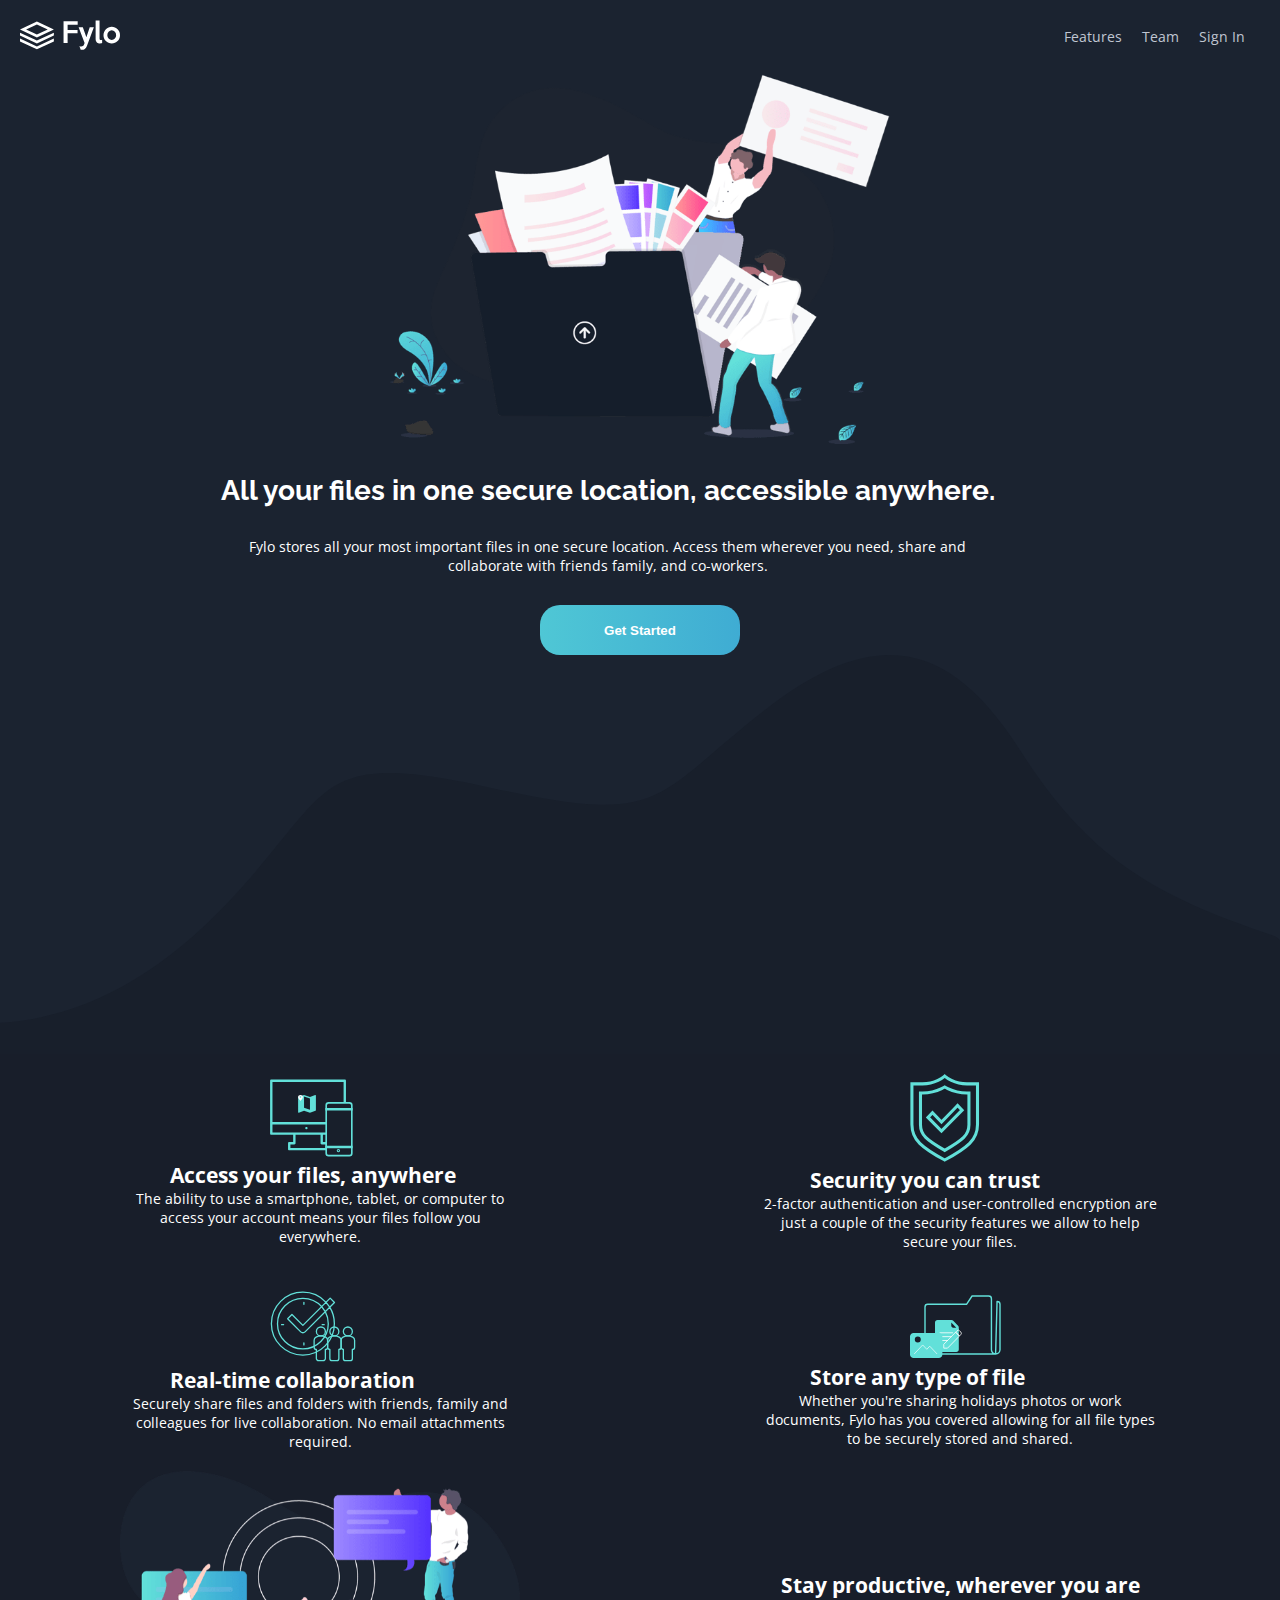
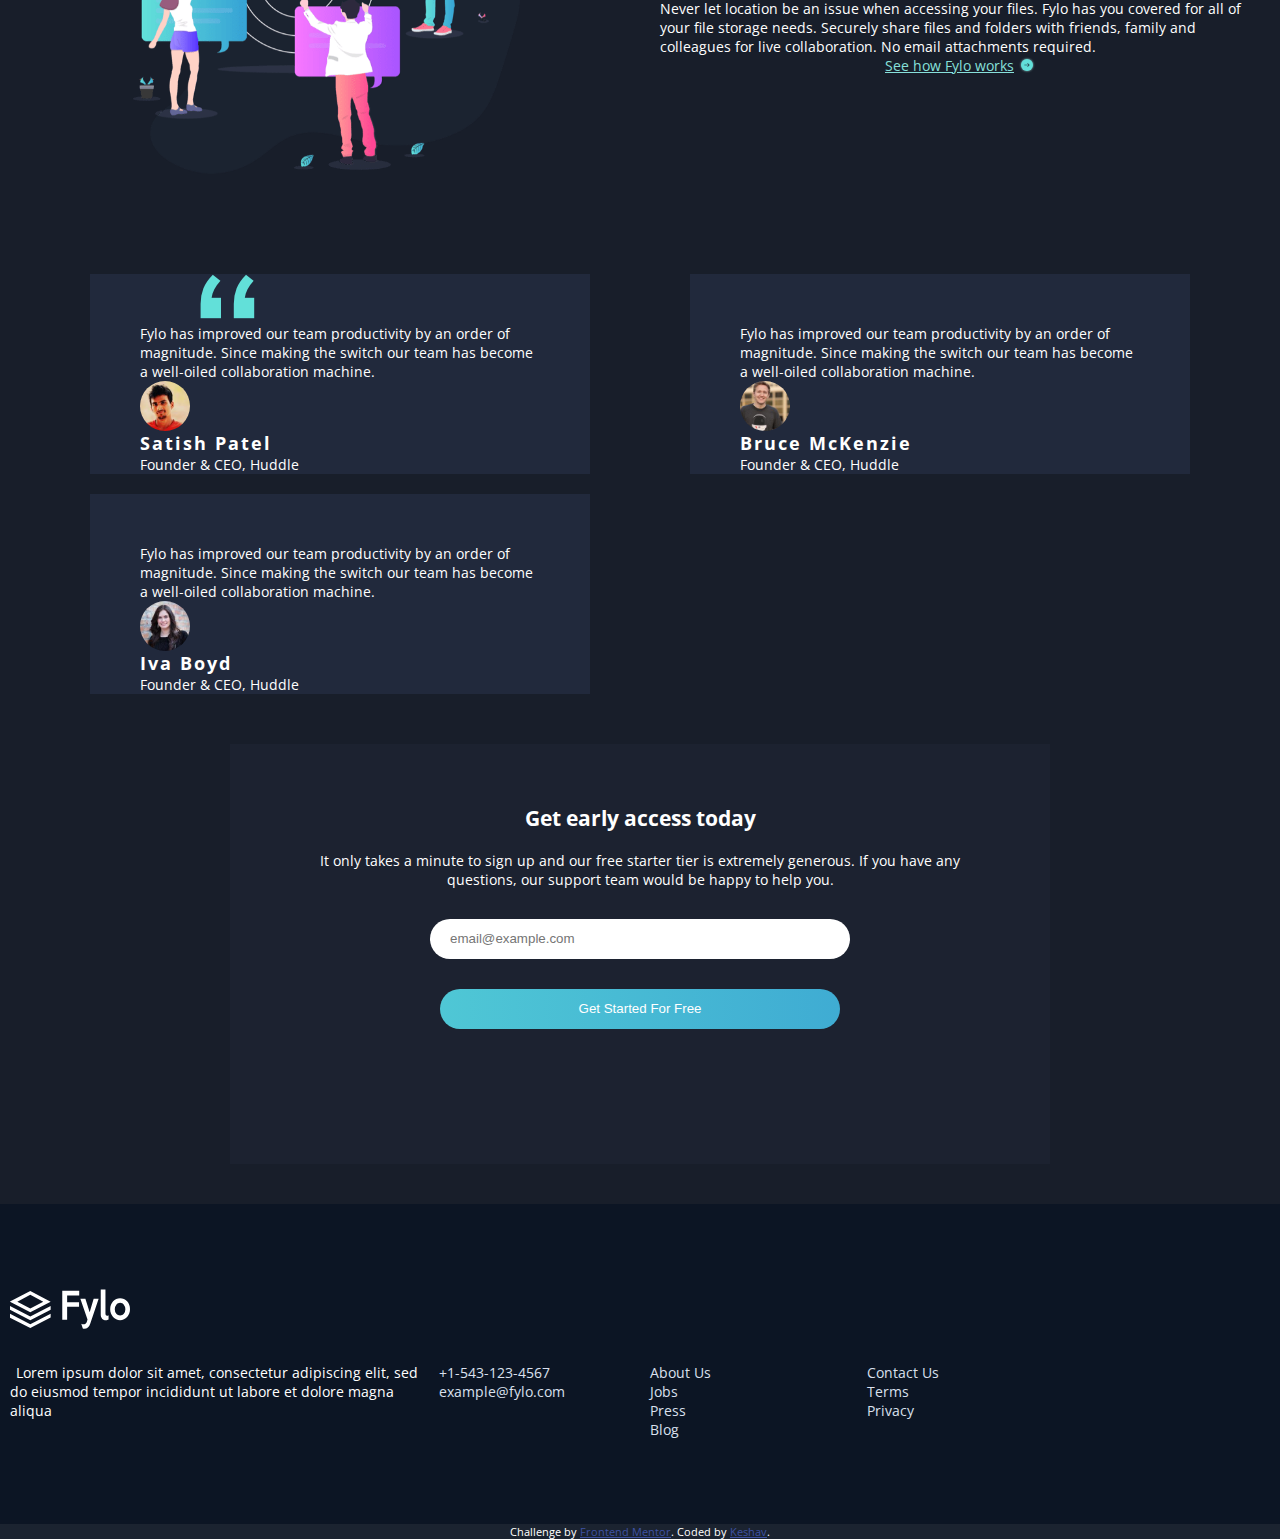
<file: index.html>
<!DOCTYPE html>
<html lang="en">
<head>
  <meta charset="UTF-8">
  <meta name="viewport" content="width=device-width, initial-scale=1.0"> <!-- displays site properly based on user's device -->

  <link rel="icon" type="image/png" sizes="32x32" href="./images/favicon-32x32.png">
  <link rel="stylesheet" type="text/css" href="style.css">
  <link rel="preconnect" href="https://fonts.googleapis.com">
  <link rel="preconnect" href="https://fonts.gstatic.com" crossorigin>
  <link href="https://fonts.googleapis.com/css2?family=Raleway:wght@400;700&display=swap" rel="stylesheet">
  <link rel="preconnect" href="https://fonts.googleapis.com">
  <link rel="preconnect" href="https://fonts.gstatic.com" crossorigin>
  <link href="https://fonts.googleapis.com/css2?family=Open+Sans:wght@400;700&display=swap" rel="stylesheet">
  <link rel="stylesheet" href="https://cdnjs.cloudflare.com/ajax/libs/font-awesome/5.15.3/css/all.min.css" integrity="sha512-iBBXm8fW90+nuLcSKlbmrPcLa0OT92xO1BIsZ+ywDWZCvqsWgccV3gFoRBv0z+8dLJgyAHIhR35VZc2oM/gI1w==" crossorigin="anonymous" referrerpolicy="no-referrer" />
  
  <title>Frontend Mentor | Fylo landing page with dark theme and features grid</title>

  <!-- Feel free to remove these styles or customise in your own stylesheet 👍 -->
  <style>
    .attribution { font-size: 11px; text-align: center; }
    .attribution a { color: hsl(228, 45%, 44%); }
  </style>
</head>
<body>
  <div class="header">
    <div class="logo">
      <img src="images/logo.svg" alt="Logo">
    </div>
    <div class="nav-bar">
      <p>Features</p>
      <p>Team</p>
      <p>Sign In</p>
    </div>
  </div>

  <!-- <img src="images/illustration-intro.png" alt="illustration-intro" class="illustration-intro"> -->

  <div class="bg-img">
    <div class="illustration-intro">
      <img src="images/illustration-intro.png" alt="illustration-intro">
    </div>
    <img src="images/bg-curvy-desktop.svg" alt="bg">
    <h1 class="main-heading">All your files in one secure location, accessible anywhere.</h1>
    <div class="button-and-subheading-div">
      <div class="subheading">
        <p>
          Fylo stores all your most important files in one secure location. Access them wherever
          you need, share and collaborate with friends family, and co-workers.
        </p>
      </div>
    
    <div class="button">
      <button>Get Started</button>
    </div>
  </div>

  </div>
<div class="bg-color-div">

    <div class="grid">
      <div class="access-anywhere">
        <img src="images/icon-access-anywhere.svg" alt="" id="access-anywhere">
        <h2>Access your files, anywhere</h2>
        <p>
          The ability to use a smartphone, tablet, or computer to access your account means your
          files follow you everywhere.
        </p>
      </div>
      <div class="security">
        <img src="images/icon-security.svg" alt="" id="security">
        <h2>Security you can trust</h2>
        <p>
          2-factor authentication and user-controlled encryption are just a couple of the security
          features we allow to help secure your files.
        </p>
      </div>
      <div class="collaboration">
        <img src="images/icon-collaboration.svg" alt="" id="collaboration">
        <h2>Real-time collaboration</h2>
        <p>
          Securely share files and folders with friends, family and colleagues for live collaboration.
          No email attachments required.
        </p>
      </div>
      <div class="store">
        <img src="images/icon-any-file.svg" alt="" id="store">
        <h2>Store any type of file</h2>
        <p>
          Whether you're sharing holidays photos or work documents, Fylo has you covered allowing for all
          file types to be securely stored and shared.
        </p>
      </div>
    </div>
      <div class="productive-div">
        <div id="productive-div">
          <img src="images/illustration-stay-productive.png" alt="" id="productive-img">
        </div>
        <div id="productive-div-text">
          <h2>Stay productive, wherever you are</h2>
          Never let location be an issue when accessing your files. Fylo has you covered for all of your file
          storage needs.
          Securely share files and folders with friends, family and colleagues for live collaboration. No email
          attachments required.
          <div class="fylo-button-div">
            <span class="fylo-button">See how Fylo works</span>
            <img src="images/icon-arrow.svg" alt="" id="fylo-button">
          </div>
        </div>
      </div>
      <div class="testimonials">
        <img src="images/bg-quotes.png" alt="" class="quotes">
        <div class="testimonial-1">
          Fylo has improved our team productivity by an order of magnitude. Since making the switch our team has
          become a well-oiled collaboration machine.
          <img src="images/profile-1.jpg" alt="" id="profile-1">
          <span class="name">Satish Patel</span>
          <br>
          Founder & CEO, Huddle
        </div>
        <div class="testimonial-2">
          Fylo has improved our team productivity by an order of magnitude. Since making the switch our team has
          become a well-oiled collaboration machine.
          <img src="images/profile-2.jpg" alt="" id="profile-2">
          <span class="name">Bruce McKenzie</span>
          <br>
          Founder & CEO, Huddle
        </div>
        <div class="testimonial-3">
          Fylo has improved our team productivity by an order of magnitude. Since making the switch our team has
          become a well-oiled collaboration machine.
          <img src="images/profile-3.jpg" alt="" id="profile-3">
          <span class="name">Iva Boyd</span>
          <br>
          Founder & CEO, Huddle
        </div>
      </div>
      <div class="cta-bg-div">
        <div class="cta-div">
          <div class="cta">
            <h2>Get early access today</h2>
            <br>
            It only takes a minute to sign up and our free starter tier is extremely generous. If you have any
            questions, our support team would be happy to help you.
            <br>
            <input type="text" placeholder="email@example.com">
            <button>Get Started For Free</button>
          </div>
        </div>
      </div>
      <div class="footer">
        <div class="logo">
          <img src="images/logo.svg" alt="Logo">
        </div>
        <span id="location">
          <i class="fas fa-map-marker-alt"></i>
          Lorem ipsum dolor sit amet, consectetur adipiscing elit, sed do eiusmod tempor incididunt ut labore et
          dolore magna aliqua
        </span>
        <ol id="phone-and-email">
          <li>
            <span id="phone">
              <i class="fas fa-phone-volume"></i>
              +1-543-123-4567
            </span>
          </li>
          <li>
            <span id="email">
              <i class="fas fa-envelope"></i>
              example@fylo.com
            </span>
          </li>
        </ol>
        <span id="about-us-blog">
          <ol>
            <li>About Us</li>
            <li>Jobs</li>
            <li>Press</li>
            <li>Blog</li>
          </ol>
        </span>
        <span id="contact-us-privacy">
          <ol>
            <li>Contact Us</li>
            <li>Terms</li>
            <li>Privacy</li>
          </ol>
        </span>
        <span id="social-icons">
          <i class="fab fa-facebook"></i>
          <i class="fab fa-twitter"></i>
          <i class="fab fa-instagram"></i>
        </span>
      </div>
    </div>
  </div>

  <footer>
    <p class="attribution">
      Challenge by <a href="https://www.frontendmentor.io?ref=challenge" target="_blank">Frontend Mentor</a>. 
      Coded by <a href="#">Keshav</a>.
    </p>
  </footer>
</body>
</html>
</file>
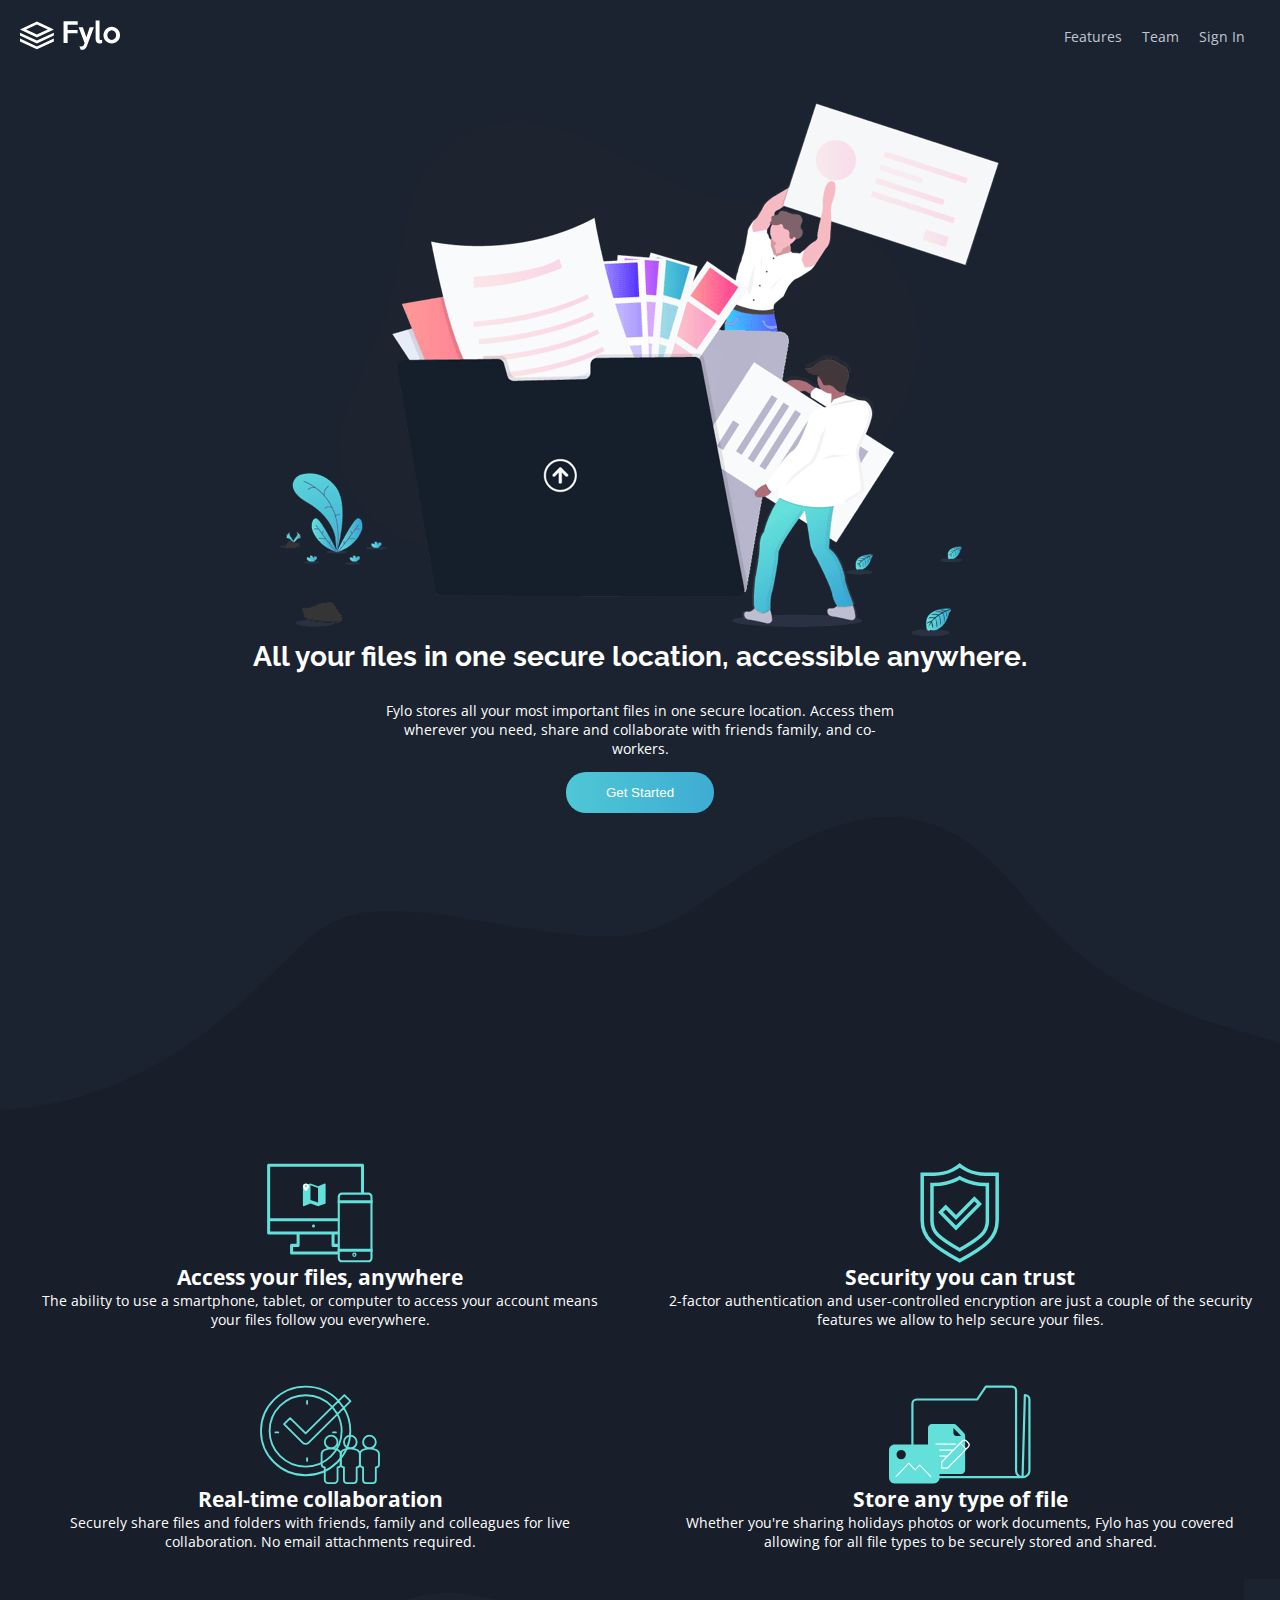
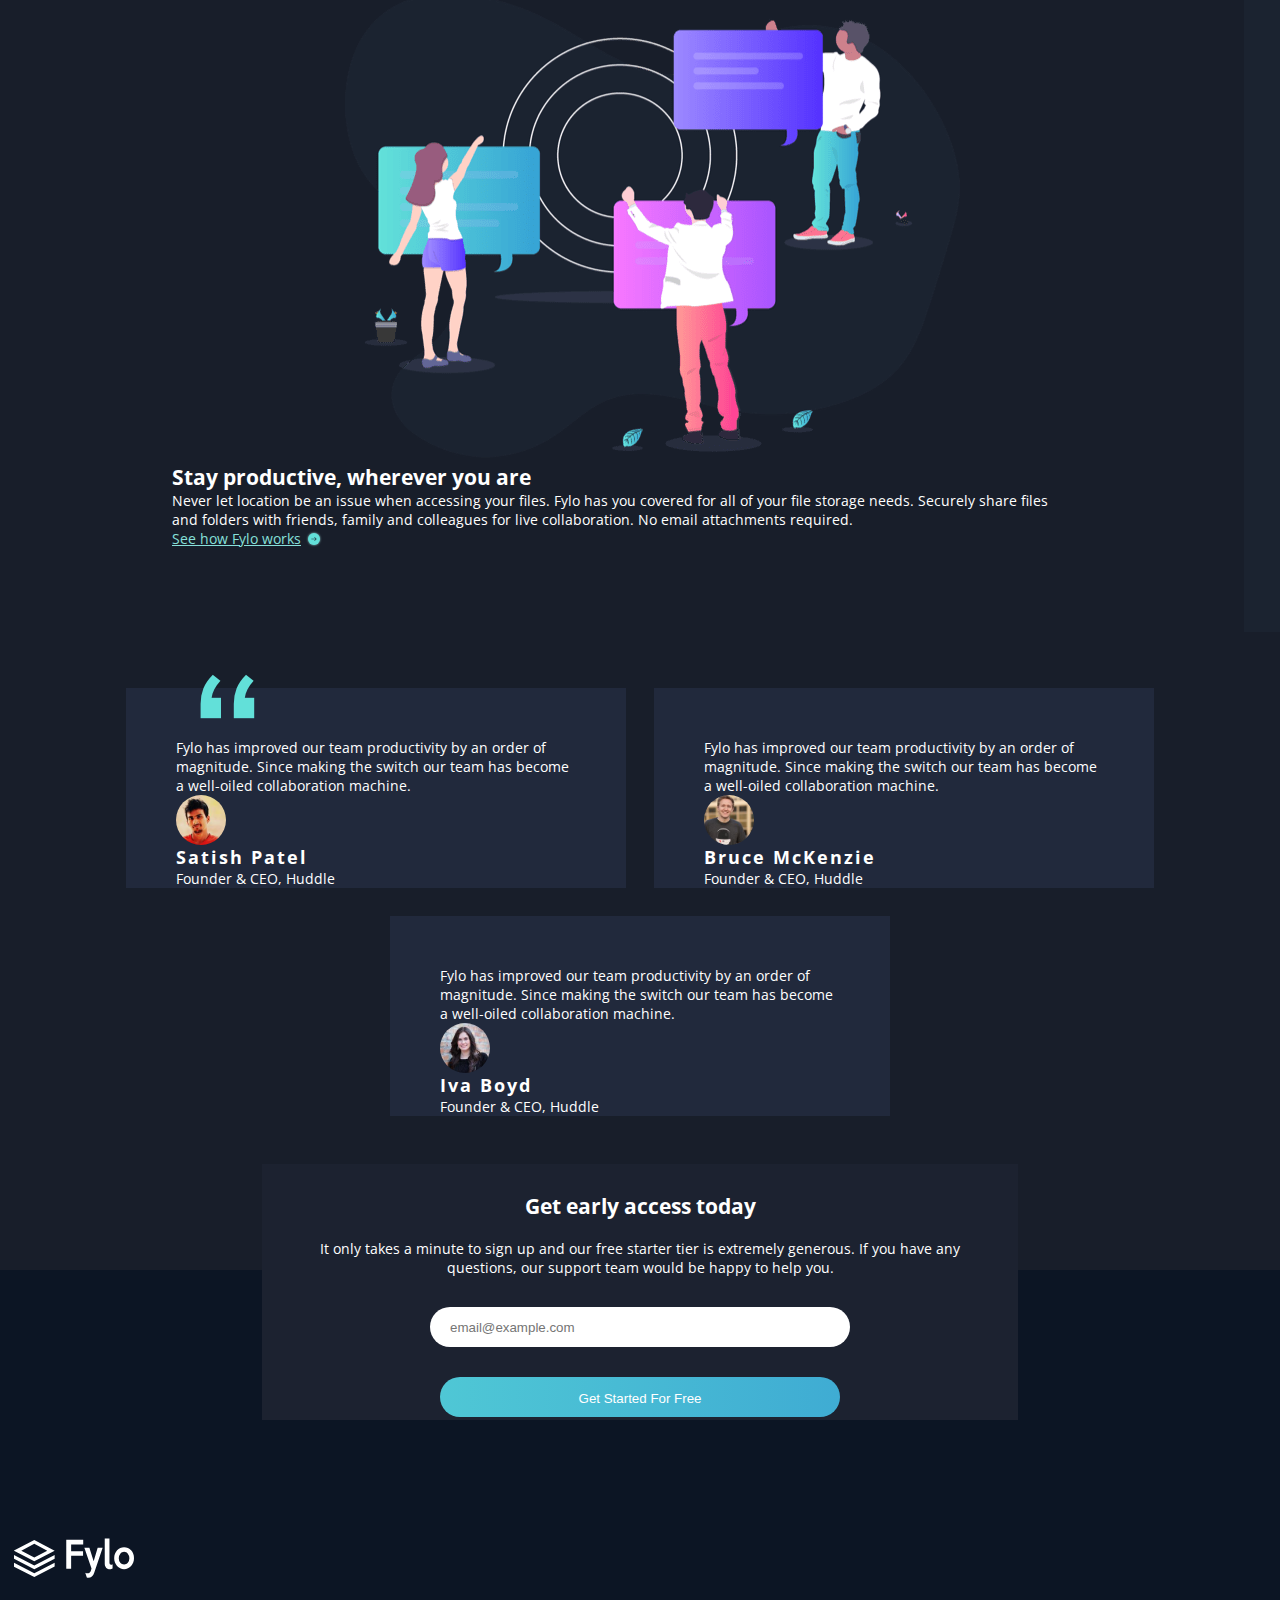
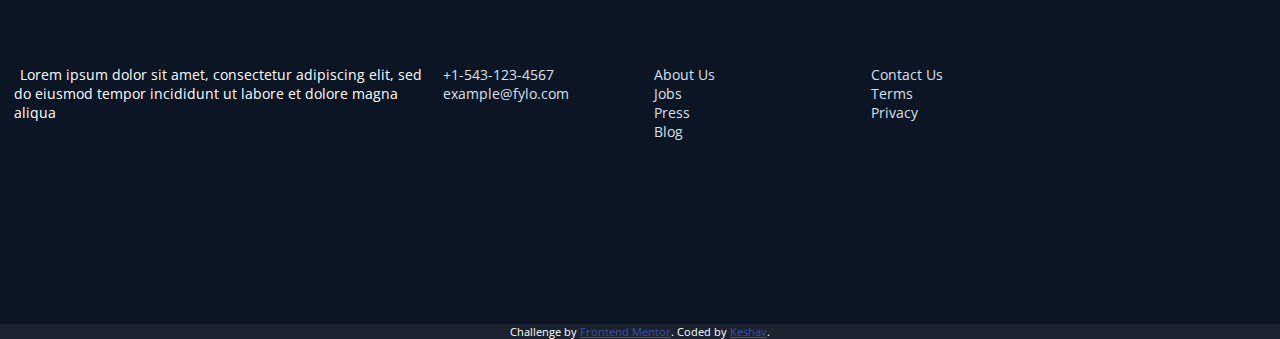
<file: Solution/index.html>
<!DOCTYPE html>
<html lang="en">
<head>
  <meta charset="UTF-8">
  <meta name="viewport" content="width=device-width, initial-scale=1.0"> <!-- displays site properly based on user's device -->

  <link rel="icon" type="image/png" sizes="32x32" href="./images/favicon-32x32.png">
  <link rel="stylesheet" type="text/css" href="style.css">
  <link rel="preconnect" href="https://fonts.googleapis.com">
  <link rel="preconnect" href="https://fonts.gstatic.com" crossorigin>
  <link href="https://fonts.googleapis.com/css2?family=Raleway:wght@400;700&display=swap" rel="stylesheet">
  <link rel="preconnect" href="https://fonts.googleapis.com">
  <link rel="preconnect" href="https://fonts.gstatic.com" crossorigin>
  <link href="https://fonts.googleapis.com/css2?family=Open+Sans:wght@400;700&display=swap" rel="stylesheet">
  <link rel="stylesheet" href="https://cdnjs.cloudflare.com/ajax/libs/font-awesome/5.15.3/css/all.min.css" integrity="sha512-iBBXm8fW90+nuLcSKlbmrPcLa0OT92xO1BIsZ+ywDWZCvqsWgccV3gFoRBv0z+8dLJgyAHIhR35VZc2oM/gI1w==" crossorigin="anonymous" referrerpolicy="no-referrer" />
  
  <title>Frontend Mentor | Fylo landing page with dark theme and features grid</title>

  <!-- Feel free to remove these styles or customise in your own stylesheet 👍 -->
  <style>
    .attribution { font-size: 11px; text-align: center; }
    .attribution a { color: hsl(228, 45%, 44%); }
  </style>
</head>
<body>
  <div class="header">
    <div class="logo">
      <img src="../images/logo.svg" alt="Logo">
    </div>
    <div class="nav-bar">
      <p>Features</p>
      <p>Team</p>
      <p>Sign In</p>
    </div>
  </div>

  <!-- <img src="images/illustration-intro.png" alt="illustration-intro" class="illustration-intro"> -->

  <div class="bg-img">
    <div class="illustration-intro">
      <img src="../images/illustration-intro.png" alt="illustration-intro">
    </div>
    <h1 class="main-heading">All your files in one secure location, accessible anywhere.</h1>
    <div class="button-and-subheading-div">
      <div class="subheading">
        <p>
          Fylo stores all your most important files in one secure location. Access them wherever
          you need, share and collaborate with friends family, and co-workers.
        </p>
      </div>
    
    <div class="button">
      <button>Get Started</button>
    </div>
  </div>

  </div>
<div class="bg-color-div">

    <div class="grid">
      <div class="access-anywhere">
        <img src="../images/icon-access-anywhere.svg" alt="" id="access-anywhere">
        <h2>Access your files, anywhere</h2>
        <p>
          The ability to use a smartphone, tablet, or computer to access your account means your
          files follow you everywhere.
        </p>
      </div>
      <div class="security">
        <img src="../images/icon-security.svg" alt="" id="security">
        <h2>Security you can trust</h2>
        <p>
          2-factor authentication and user-controlled encryption are just a couple of the security
          features we allow to help secure your files.
        </p>
      </div>
      <div class="collaboration">
        <img src="../images/icon-collaboration.svg" alt="" id="collaboration">
        <h2>Real-time collaboration</h2>
        <p>
          Securely share files and folders with friends, family and colleagues for live collaboration.
          No email attachments required.
        </p>
      </div>
      <div class="store">
        <img src="../images/icon-any-file.svg" alt="" id="store">
        <h2>Store any type of file</h2>
        <p>
          Whether you're sharing holidays photos or work documents, Fylo has you covered allowing for all
          file types to be securely stored and shared.
        </p>
      </div>
    </div>
      
    <!-- Productice div Start -->

      <div class="productive-div">
        <div id="productive-div">
          <img src="../images/illustration-stay-productive.png" alt="" id="productive-img">
        </div>
        <div id="productive-div-text">
          <h2>Stay productive, wherever you are</h2>
          Never let location be an issue when accessing your files. Fylo has you covered for all of your file
          storage needs.
          Securely share files and folders with friends, family and colleagues for live collaboration. No email
          attachments required.
          <div class="fylo-button-div">
            <span class="fylo-button">See how Fylo works</span>
            <img src="../images/icon-arrow.svg" alt="" id="fylo-button">
          </div>
        </div>
      </div>
      
      <!-- Productice div End -->

      <!-- Testimonials Start -->
      
      <div class="testimonials">
        <div class="testimonials-2">
          <img src="../images/bg-quotes.png" alt="" class="quotes">
          <div class="testimonial-1">
            Fylo has improved our team productivity by an order of magnitude. Since making the switch our team has
            become a well-oiled collaboration machine.
            <img src="../images/profile-1.jpg" alt="" id="profile-1">
            <span class="name">Satish Patel</span>
            <br>
            Founder & CEO, Huddle
          </div>
          <div class="testimonial-2">
            Fylo has improved our team productivity by an order of magnitude. Since making the switch our team has
            become a well-oiled collaboration machine.
            <img src="../images/profile-2.jpg" alt="" id="profile-2">
            <span class="name">Bruce McKenzie</span>
            <br>
            Founder & CEO, Huddle
          </div>
          <div class="testimonial-3">
            Fylo has improved our team productivity by an order of magnitude. Since making the switch our team has
            become a well-oiled collaboration machine.
            <img src="../images/profile-3.jpg" alt="" id="profile-3">
            <span class="name">Iva Boyd</span>
            <br>
            Founder & CEO, Huddle
          </div>
        </div>
      </div>
      
      <!-- Testimonials End -->
      
      <!-- CTA Start -->

      <div class="cta-bg-div">
        <div class="cta">
          <h2>Get early access today</h2>
          <br>
          It only takes a minute to sign up and our free starter tier is extremely generous. If you have any
          questions, our support team would be happy to help you.
          <br>
          <input type="email" placeholder="email@example.com">
          <button>Get Started For Free</button>
        </div>
      </div>

    <!-- CTA End -->
      
      <!-- Footer Start -->

      <div class="footer">
        <div class="logo">
          <img src="../images/logo.svg" alt="Logo">
        </div>
        <span id="location">
          <i class="fas fa-map-marker-alt"></i>
          Lorem ipsum dolor sit amet, consectetur adipiscing elit, sed do eiusmod tempor incididunt ut labore et
          dolore magna aliqua
        </span>
        <ol id="phone-and-email">
          <li>
            <span id="phone">
              <i class="fas fa-phone-volume"></i>
              +1-543-123-4567
            </span>
          </li>
          <li>
            <span id="email">
              <i class="fas fa-envelope"></i>
              example@fylo.com
            </span>
          </li>
        </ol>
        <span id="about-us-blog">
          <ol>
            <li>About Us</li>
            <li>Jobs</li>
            <li>Press</li>
            <li>Blog</li>
          </ol>
        </span>
        <span id="contact-us-privacy">
          <ol>
            <li>Contact Us</li>
            <li>Terms</li>
            <li>Privacy</li>
          </ol>
        </span>
        <span id="social-icons">
          <i class="fab fa-facebook"></i>
          <i class="fab fa-twitter"></i>
          <i class="fab fa-instagram"></i>
        </span>
      </div>
    </div>
  </div>

  <!-- Footer End -->

  <footer>
    <p class="attribution">
      Challenge by <a href="https://www.frontendmentor.io?ref=challenge" target="_blank">Frontend Mentor</a>. 
      Coded by <a href="#">Keshav</a>.
    </p>
  </footer>
</body>
</html>
</file>
<file: style.css>
* {
    margin: 0;
    padding: 0;
}

h1 {
    font-family: 'Raleway', sans-serif;
}

body {
    font-family: 'Open Sans', sans-serif;
    font-size: 14px;
    color: white;
    /*background: hsl(218, 28%, 13%);*/
    background-color: #1b2330;
    width: 100vw;
    overflow-x: hidden;
}

/* Header */

.header {
    margin: 20px;
    display: flex;
    justify-content: space-between;
    align-items: center;
}

.logo {
    width: 100px;
    height: auto;
}

.logo img {
    width: 100%;
    height: 100%;
}

.nav-bar {
    color: #c0c6d2;
    display: flex;
    justify-content: space-between;
}

.nav-bar p {
    margin: 0 15px 0 5px;
}

/* Showcase */

.bg-img {
    width: 95.5vw;
    display: grid;
    align-items: center;
    grid-template-rows: repeat(4,auto);
    z-index: 10;
    
}

.illustration-intro {
    width: 100vw;
    height: auto;
    display: flex;
    justify-content: center;
    align-items: center;
}

.illustration-intro img {
    width: 500px;
    height: auto;
    max-width: 500px;
}

.main-heading {
    grid-row: 2 / 3;
    width: 95vw;
    display: flex;
    justify-content: center;
    /*margin: 0 40px;*/
    word-wrap: break-word;
    text-align: center;
    margin: 30px 0 0 0;
    z-index: 10;
}

.button-and-subheading-div {
    grid-row: 3 / 5;
    z-index: 10;
}

.subheading {
    grid-row: 3 / 4;
    width: 95vw;
    word-wrap: break-word;
    text-align: center;
    margin: 30px 0;
    display: grid;
    grid-template-columns: repeat(10,1fr);
    z-index: 10;
}

.subheading p {
    grid-column: 3 / -3;
    z-index: 10;
}

.button {
    grid-row: 4 / 5;
    width: 100vw;
    height: 50px;
    display: flex;
    justify-content: center;
    z-index: 10;
}

.button button {
    width: 200px;
    border-radius: 20px;
    border: none;
    background: linear-gradient(to right, #4fc7d5, #3facd3);
    color: white;
    font-weight: bold;
    z-index: 10;
}

.bg-img img {
    grid-row: 5 / 5;
    height: 100%;
    width: 100%;
    z-index: -1;
    /* background: #181e2a; */
}

/* Grid */

.grid {
    background-color: #181e2a;
    display: grid;
    grid-template-columns: repeat(auto-fit,minmax(450px,1fr));
    justify-items: center;
    align-items: center;
}

.grid div {
    width: 500px;
    margin: 20px 0;
}

.grid div img {
    margin-left: 40%;
}

.grid div h2 {
    margin-left: 20%;
}

.grid div p {
    margin: 0 10%;
    text-align: center;
}

/* Productive Grid */

.productive-div {
    width: 100%;
    background-color: #181e2a;
    display: grid;
    grid-template-columns: repeat(auto-fit,minmax(400px,1fr));
    justify-items: center;
}

#productive-div {
    width: 400px;
    height: auto;
    display: flex;
    justify-content: center;
    align-items: center;
}

#productive-img {
    width: 100%;
    height: 100%;
}

#productive-div-text {
    margin: 20px;
    display: flex;
    justify-content: center;
    align-items: center;
    flex-direction: column;
}

.fylo-button {
    color: #87e0da;
    text-decoration: underline;
    margin-right: 5px;
}

#fylo-button {
    display: inline;
    float: right;
}

.fylo-button-div {
    display: flex;
    align-items: center;
}

/* Testimonials */

.testimonials {
    background-color: #181e2a;
    padding: 100px 50px 50px 50px;
    display: grid;
    grid-template-columns: repeat(auto-fit,minmax(400px,1fr));
    gap: 20px;
    justify-items: center;
}

.testimonials div {
    background-color: #21293c;
    width: 400px;
    height: 100px;
    padding: 50px;
    /*margin: 20px;*/
}

.testimonials div img{
    width: 50px;
    height: auto;
    border-radius: 30px;
    bottom: 0;
    left: 0;
    display: flex;
}

.name {
    font-weight: bold;
    font-size: 18px;
    letter-spacing: 2px;
}

.quotes {
    position: absolute;
    left: 200px;
}

/* CTA */

.cta-bg-div {
    background-color: #181e2a;
    display: flex;
    justify-content: center;
    align-items: center;
}

.cta-div {
    background-color: #181e2a;
    display: flex;
    justify-content: center;
    margin: 0 40px 40px 40px;
}

.cta {
    background-color: #1c2230;
    height: 300px;
    width: auto;
    max-width: 700px;
    text-align: center;
    padding: 60px;
}

.cta h2 {
    display: flex;
    justify-content: center;
}

.cta input {
    margin: 30px 0 30px 0;
    width: auto;
    height: 40px;
    min-width: 400px;
    border-radius: 40px;
    border: none;
}

.cta button {
    background: linear-gradient(to right, #4fc7d5, #3facd3);
    color: white;
    width: 400px;
    height: 40px;
    border-radius: 40px;
    border: none;
}

.cta input:placeholder-shown {
    padding-left: 20px;
}

/* Footer */

.footer {
    background-color: #0c1524;
    height: 300px;
    width: 100vw;
    padding: 10px;
    display: grid;
    grid-template: 1fr 1fr 1fr 1fr / 2fr 1fr 1fr 1fr 1fr;
    gap: 10px;
}

.footer .logo {
    height: 40px;
    width: 120px;
    grid-column: 1 / 2;
    grid-row: 2 / 3;
}

#location {
    grid-column: 1 / 2;
    grid-row: 3 / 4;
}


#phone {
    display: flex;
    align-items: center;
}

#email {
    display: flex;
    align-items: center;
}

#phone-and-email {
    grid-row: 3 / 4;
}

#about-us-blog {
    grid-column: 3 / 4;
    grid-row: 3 / 4;
}

#contact-us-privacy {
    grid-column: 4 / 5;
    grid-row: 3 / 4;
}

#social-icons {
    grid-column: 5 / 6;
    grid-row: 3 / 4;
    display: flex;
}

i {
    margin: 3px;
}

.footer li {
    list-style: none;
    color: #dae0ee;
}

/* Active States */

button {
    transition: 0.6s;
}

button:hover {
    background: #89dbe6;
    cursor: pointer;
}

.nav-bar {
    transition: all 0.6s;
}

.nav-bar p:hover {
    color: white;
    text-decoration: underline;
    cursor: pointer
}

#social-icons i {
    transition: 0.6s;
}

#social-icons i:hover {
    color: #64ddd6;
    cursor: pointer;
}

.footer li {
    transition: 0.6s;
}

.footer li:hover {
    color: white;
    font-weight: bold;
    cursor: pointer;
}

/* temp */

/*
.footer {
    border: 2px solid white;
}

.cta-bg-div {
    border: 2px solid red;
}

.cta {
    border: 2px solid white;
}

.cta-div {
    border: 2px solid grey;
}

#productive-div img {
    border: 2px solid red;
}

.productive-div {
    border: 2px solid white;
}

.grid {
    border: 1px solid white;
}

.grid div {
    border: 1px solid white;
}

.illustration-intro {
    border: 5px solid white;
}

.bg-img {
    border: 5px solid red;
}

.main-heading {
    border: 3px dotted cyan;
}

.button {
    border: 2px dashed yellow;
}

*/
</file>
<file: Solution/style.css>
* {
    margin: 0;
    padding: 0;
}

h1 {
    font-family: 'Raleway', sans-serif;
}

body {
    font-family: 'Open Sans', sans-serif;
    font-size: 14px;
    color: white;
    background-color: #1b2330;
    width: 100vw;
    overflow-x: hidden;
}

/* Header */

.header {
    margin: 20px;
    display: flex;
    justify-content: space-between;
    align-items: center;
}

.logo {
    width: 100px;
    height: auto;
}

.logo img {
    width: 100%;
    height: 100%;
}

.nav-bar {
    color: #c0c6d2;
    display: flex;
    justify-content: space-between;
}

.nav-bar p {
    margin: 0 15px 0 5px;
}

/* Showcase */

.bg-img {
    position: relative;
    background-image: url(../images/bg-curvy-desktop.svg);
    background-position: 100% 100%;
    background-repeat: no-repeat;
    background-size: 100%;
    display: flex;
    flex-direction: column;
    align-items: center;
    flex-wrap: wrap;
    padding: 2em 2em 20em 2em;
}

@media (min-width: 1000px) {
    .bg-img {
        background-size: 100% 30%;
    }
}

.button-and-subheading-div {
    display: flex;
    flex-direction: column;
    align-items: center;
    padding: 2em;
}

.subheading {
    max-width: 50%;
    text-align: center;
}

.button {
    justify-self: flex-end;
    margin: 1em;
}

button {
    padding: 1em 3em;
    border-radius: 20px;
    border: none;
    background: linear-gradient(to right, #4fc7d5, #3facd3);
    color: white;
}

/* Grid */

.grid {
    background-color: #181e2a;
    display: grid;
    grid-template-columns: repeat(auto-fit,minmax(450px,1fr));
    justify-items: center;
    align-items: center;
}

.grid div {
    display: flex;
    flex-direction: column;
    flex: 1;
    align-items: center;
    text-align: center;
    flex-wrap: wrap;
    margin: 1em;
    padding: 1em;
}

.grid img {
    height: 100px;
    width: auto;
}

/* Productive Grid */

.productive-div {
    width: 95%;
    padding:1em;
    background-color: #181e2a;
    display: flex;
    flex-wrap: wrap;
    align-items: center;
    justify-content: center;
}

#productive-div {
    max-height: 400px;
    display: flex;
    justify-content: center;
}

#productive-img {
    width: auto;
    height: 100%;
    margin-left: 10%;
}

#productive-div-text {
    flex-basis: 900px;
    padding: 3em 0;
    margin: 2em 0;
    display: flex;
    justify-content: center;
    flex-direction: column;
    flex-wrap: wrap;
}

.fylo-button {
    color: #87e0da;
    text-decoration: underline;
    margin-right: 5px;
}

#fylo-button {
    display: inline;
    float: right;
}

.fylo-button-div {
    display: flex;
    align-items: center;
}

/* Testimonials */

.testimonials {
    background-color: #181e2a;
    position: relative;
    height: auto;
    width: 100%;
}

.testimonials-2 {
    background-color: #181e2a;
    /* height: 400px; */
    padding-top: 3em;
    padding-bottom: 10em;
    display: flex;
    justify-content: center;
    flex-wrap: wrap;
}

.testimonials-2 div {
    background-color: #21293c;
    width: 400px;
    height: 100px;
    padding: 50px;
    margin: 1em;
}

.testimonials-2 div img{
    width: 50px;
    height: auto;
    border-radius: 30px;
    bottom: 0;
    left: 0;
    display: flex;
}

.name {
    font-weight: bold;
    font-size: 18px;
    letter-spacing: 2px;
}

.quotes {
    position: absolute;
    left: 200px;
}

/* CTA */

.cta-bg-div {
    position: relative;
    background-color: #181e2a;
    height: auto;
    width: 100%;
    display: flex;
    justify-content: center;
}

.cta {
    position: absolute;
    bottom: -150px;
    background-color: #1c2230;
    height: 200px;
    width: auto;
    max-width: 700px;
    text-align: center;
    padding: 2em;
}

.cta h2 {
    display: flex;
    justify-content: center;
}

.cta input {
    margin: 30px 0 30px 0;
    width: auto;
    height: 40px;
    min-width: 400px;
    border-radius: 40px;
    border: none;
}

.cta button {
    background: linear-gradient(to right, #4fc7d5, #3facd3);
    color: white;
    width: 400px;
    height: 40px;
    border-radius: 40px;
    border: none;
}

.cta input:placeholder-shown {
    padding-left: 20px;
}

/* Footer */

.footer {
    background-color: #0c1524;
    height: 500px;
    width: 100vw;
    padding: 10em 1em 1em 1em;
    display: grid;
    grid-template: 1fr 1fr 1fr 1fr / 2fr 1fr 1fr 1fr 1fr;
    gap: 10px;
}

.footer .logo {
    height: 40px;
    width: 120px;
    grid-column: 1 / 2;
    grid-row: 2 / 3;
}

#location {
    grid-column: 1 / 2;
    grid-row: 3 / 4;
}


#phone {
    display: flex;
    align-items: center;
}

#email {
    display: flex;
    align-items: center;
}

#phone-and-email {
    grid-row: 3 / 4;
}

#about-us-blog {
    grid-column: 3 / 4;
    grid-row: 3 / 4;
}

#contact-us-privacy {
    grid-column: 4 / 5;
    grid-row: 3 / 4;
}

#social-icons {
    grid-column: 5 / 6;
    grid-row: 3 / 4;
    display: flex;
}

i {
    margin: 3px;
}

.footer li {
    list-style: none;
    color: #dae0ee;
}

/* Active States */

button {
    transition: 0.6s;
}

button:hover {
    background: #89dbe6;
    cursor: pointer;
}

.nav-bar {
    transition: all 0.6s;
}

.nav-bar p:hover {
    color: white;
    text-decoration: underline;
    cursor: pointer
}

#social-icons i {
    transition: 0.6s;
}

#social-icons i:hover {
    color: #64ddd6;
    cursor: pointer;
}

.footer li {
    transition: 0.6s;
}

.footer li:hover {
    color: white;
    font-weight: bold;
    cursor: pointer;
}

/* <--- Old Showcase Start --->

.bg-img {
    width: 95.5vw;
    display: grid;
    align-items: center;
    grid-template-rows: repeat(4,auto);
    z-index: 10;
    
}

.illustration-intro {
    width: 100vw;
    height: auto;
    display: flex;
    justify-content: center;
    align-items: center;
    background: url("../images/bg-curvy-desktop.svg");
}

.illustration-intro img {
    width: 500px;
    height: auto;
    max-width: 500px;
}

.main-heading {
    grid-row: 2 / 3;
    width: 95vw;
    display: flex;
    justify-content: center;
    word-wrap: break-word;
    text-align: center;
    margin: 30px 0 0 0;
    z-index: 10;
}

.button-and-subheading-div {
    grid-row: 3 / 5;
    z-index: 10;
}

.subheading {
    grid-row: 3 / 4;
    width: 95vw;
    word-wrap: break-word;
    text-align: center;
    margin: 30px 0;
    display: grid;
    grid-template-columns: repeat(10,1fr);
    z-index: 10;
}

.subheading p {
    grid-column: 3 / -3;
    z-index: 10;
}

.button {
    grid-row: 4 / 5;
    width: 100vw;
    height: 50px;
    display: flex;
    justify-content: center;
    z-index: 10;
}

.button button {
    width: 200px;
    border-radius: 20px;
    border: none;
    background: linear-gradient(to right, #4fc7d5, #3facd3);
    color: white;
    font-weight: bold;
    z-index: 10;
}

.bg-img img {
    grid-row: 5 / 5;
    height: 100%;
    width: 100%;
    z-index: -1;
}

<--- Grid --->

.grid div {
    width: 500px;
    margin: 20px 0;
}

.grid div img {
    margin-left: 40%;
}

.grid div h2 {
    margin-left: 20%;
}

.grid div p {
    margin: 0 10%;
    text-align: center;
}

<--- Testimonials --->

.testimonials {
    background-color: #181e2a;
    padding: 100px 50px 50px 50px;
    display: grid;
    grid-template-columns: repeat(auto-fit,minmax(400px,1fr));
    gap: 20px;
    justify-items: center;
}

*/
</file>
